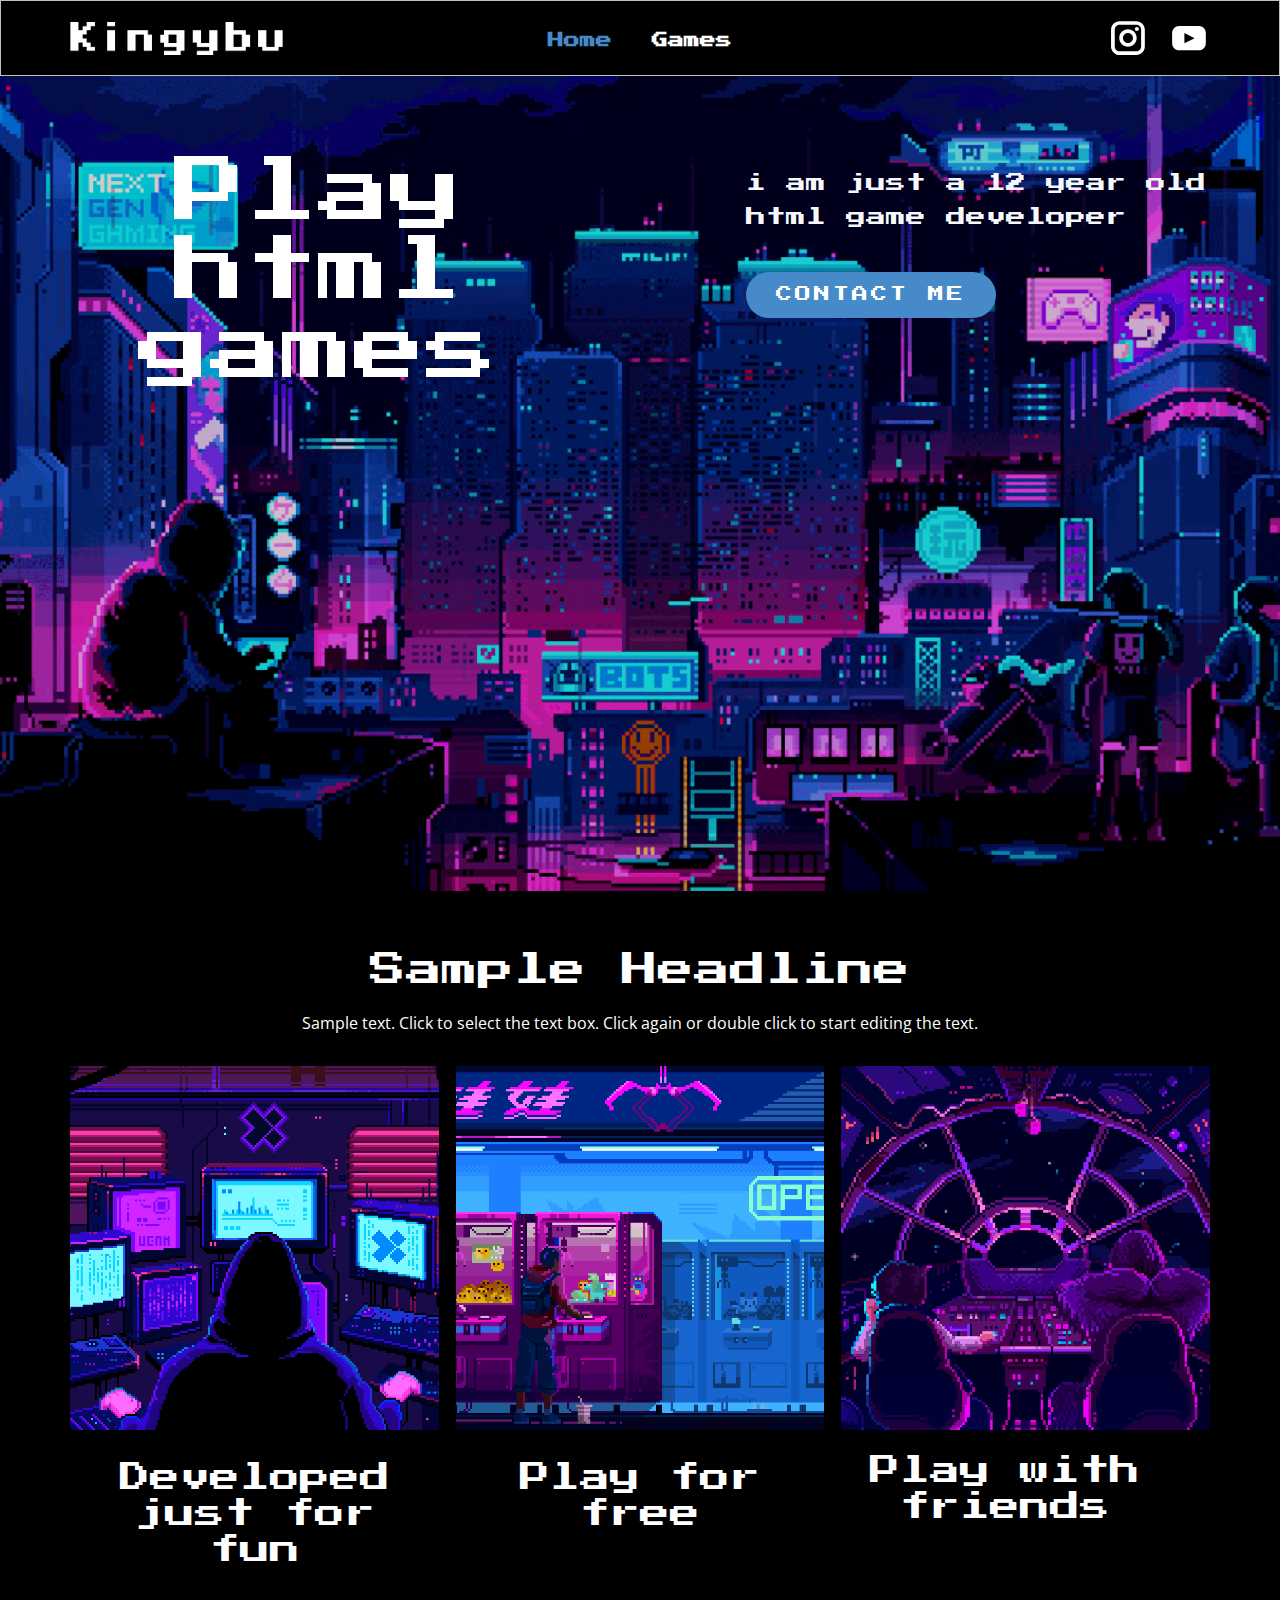
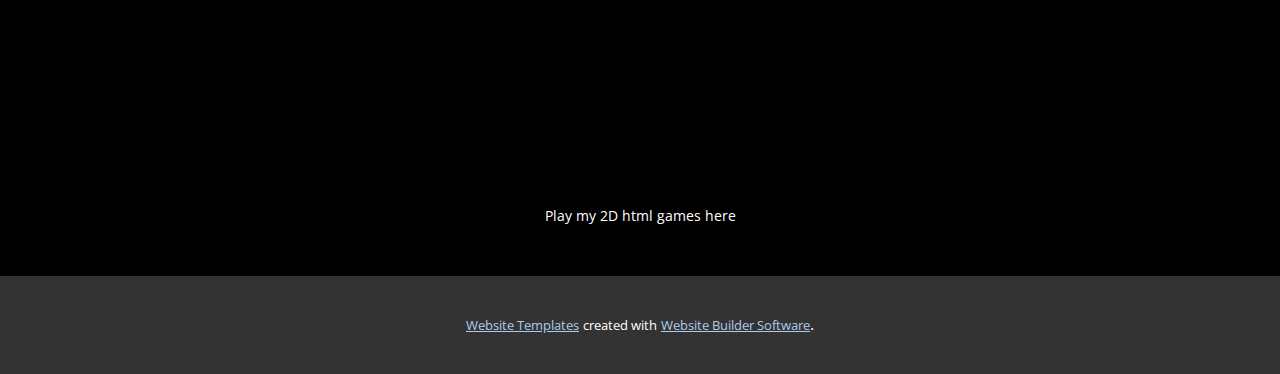
<file: index.html>
<!DOCTYPE html>
<html style="font-size: 16px;">
  <head>
    <meta name="viewport" content="width=device-width, initial-scale=1.0">
    <meta charset="utf-8">
    <meta name="keywords" content="Play html games, Key Features, Sample Headline">
    <meta name="description" content="">
    <meta name="page_type" content="np-template-header-footer-from-plugin">
    <title>Home</title>
    <link rel="stylesheet" href="nicepage.css" media="screen">
<link rel="stylesheet" href="Home.css" media="screen">
    <script class="u-script" type="text/javascript" src="jquery.js" defer=""></script>
    <script class="u-script" type="text/javascript" src="nicepage.js" defer=""></script>
    <meta name="generator" content="Nicepage 3.2.3, nicepage.com">
    <link id="u-theme-google-font" rel="stylesheet" href="https://fonts.googleapis.com/css?family=Roboto:100,100i,300,300i,400,400i,500,500i,700,700i,900,900i|Open+Sans:300,300i,400,400i,600,600i,700,700i,800,800i">
    <link id="u-page-google-font" rel="stylesheet" href="https://fonts.googleapis.com/css?family=Press+Start+2P:400">
    
    
    
    <script type="application/ld+json">{
		"@context": "http://schema.org",
		"@type": "Organization",
		"name": "",
		"url": "index.html",
		"logo": "images/kingybuw.png",
		"sameAs": [
				"#"
		]
}</script>
    <meta property="og:title" content="Home">
    <meta property="og:type" content="website">
    <meta name="theme-color" content="#478ac9">
    <link rel="canonical" href="index.html">
    <meta property="og:url" content="index.html">
  </head>
  <body data-home-page="Home.html" data-home-page-title="Home" class="u-body"><header class="u-align-center-xs u-black u-border-1 u-border-grey-25 u-clearfix u-header u-header" id="sec-7e90"><div class="u-clearfix u-sheet u-sheet-1">
        <a href="https://nicepage.com" class="u-image u-logo u-image-1" title="Home">
          <img src="images/kingybuw.png" class="u-logo-image u-logo-image-1" data-image-width="213.3336">
        </a>
        <nav class="u-align-left u-menu u-menu-dropdown u-nav-spacing-25 u-offcanvas u-menu-1">
          <div class="menu-collapse u-custom-font" style="font-family: &quot;Press Start 2P&quot;; font-size: 1rem; letter-spacing: 0px; font-weight: 700;">
            <a class="u-button-style u-custom-left-right-menu-spacing u-custom-padding-bottom u-custom-text-active-color u-custom-text-hover-color u-custom-top-bottom-menu-spacing u-nav-link u-text-white" href="#" style="padding: 4px 0px; font-size: calc(1em + 8px);">
              <svg class="u-svg-link" preserveAspectRatio="xMidYMin slice" viewBox="0 0 302 302" style=""><use xmlns:xlink="http://www.w3.org/1999/xlink" xlink:href="#svg-7b92"></use></svg>
              <svg xmlns="http://www.w3.org/2000/svg" xmlns:xlink="http://www.w3.org/1999/xlink" version="1.1" id="svg-7b92" x="0px" y="0px" viewBox="0 0 302 302" style="enable-background:new 0 0 302 302;" xml:space="preserve" class="u-svg-content"><g><rect y="36" width="302" height="30"></rect><rect y="236" width="302" height="30"></rect><rect y="136" width="302" height="30"></rect>
</g><g></g><g></g><g></g><g></g><g></g><g></g><g></g><g></g><g></g><g></g><g></g><g></g><g></g><g></g><g></g></svg>
            </a>
          </div>
          <div class="u-custom-menu u-nav-container">
            <ul class="u-custom-font u-nav u-spacing-20 u-unstyled u-nav-1"><li class="u-nav-item"><a class="u-button-style u-nav-link u-text-active-palette-1-base u-text-white" href="Home.html" style="padding: 10px;">Home</a>
</li><li class="u-nav-item"><a class="u-button-style u-nav-link u-text-active-palette-1-base u-text-white" href="Seite-2.html" style="padding: 10px;">Games</a>
</li></ul>
          </div>
          <div class="u-custom-menu u-nav-container-collapse">
            <div class="u-align-center u-black u-container-style u-inner-container-layout u-opacity u-opacity-95 u-sidenav">
              <div class="u-sidenav-overflow">
                <div class="u-menu-close"></div>
                <ul class="u-align-center u-nav u-popupmenu-items u-unstyled u-nav-2"><li class="u-nav-item"><a class="u-button-style u-nav-link" href="Home.html">Home</a>
</li><li class="u-nav-item"><a class="u-button-style u-nav-link" href="Seite-2.html">Games</a>
</li></ul>
              </div>
            </div>
            <div class="u-black u-menu-overlay u-opacity u-opacity-70"></div>
          </div>
        </nav>
        <div class="u-social-icons u-spacing-19 u-text-body-alt-color u-social-icons-1">
          <a class="u-social-url" target="_blank" href=""><span class="u-icon u-icon-circle u-social-instagram u-social-type-logo u-icon-1"><svg class="u-svg-link" preserveAspectRatio="xMidYMin slice" viewBox="0 0 112 112" style=""><use xmlns:xlink="http://www.w3.org/1999/xlink" xlink:href="#svg-2a57"></use></svg><svg xmlns="http://www.w3.org/2000/svg" xmlns:xlink="http://www.w3.org/1999/xlink" version="1.1" xml:space="preserve" class="u-svg-content" viewBox="0 0 112 112" x="0px" y="0px" id="svg-2a57"><path d="M55.9,32.9c-12.8,0-23.2,10.4-23.2,23.2s10.4,23.2,23.2,23.2s23.2-10.4,23.2-23.2S68.7,32.9,55.9,32.9z M55.9,69.4c-7.4,0-13.3-6-13.3-13.3c-0.1-7.4,6-13.3,13.3-13.3s13.3,6,13.3,13.3C69.3,63.5,63.3,69.4,55.9,69.4z"></path><path d="M79.7,26.8c-3,0-5.4,2.5-5.4,5.4s2.5,5.4,5.4,5.4c3,0,5.4-2.5,5.4-5.4S82.7,26.8,79.7,26.8z"></path><path d="M78.2,11H33.5C21,11,10.8,21.3,10.8,33.7v44.7c0,12.6,10.2,22.8,22.7,22.8h44.7c12.6,0,22.7-10.2,22.7-22.7 V33.7C100.8,21.1,90.6,11,78.2,11z M91,78.4c0,7.1-5.8,12.8-12.8,12.8H33.5c-7.1,0-12.8-5.8-12.8-12.8V33.7 c0-7.1,5.8-12.8,12.8-12.8h44.7c7.1,0,12.8,5.8,12.8,12.8V78.4z"></path></svg></span>
          </a>
          <a class="u-social-url" target="_blank" href="#"><span class="u-icon u-icon-circle u-social-type-logo u-social-youtube u-icon-2"><svg class="u-svg-link" preserveAspectRatio="xMidYMin slice" viewBox="0 0 112 112" style=""><use xmlns:xlink="http://www.w3.org/1999/xlink" xlink:href="#svg-ed78"></use></svg><svg xmlns="http://www.w3.org/2000/svg" xmlns:xlink="http://www.w3.org/1999/xlink" version="1.1" xml:space="preserve" class="u-svg-content" viewBox="0 0 112 112" x="0px" y="0px" id="svg-ed78"><path d="M82.3,24H29.7C19.3,24,11,32.5,11,43v26.7c0,10.5,8.3,19,18.7,19h52.5c10.3,0,18.7-8.5,18.7-19V43 C101,32.5,92.7,24,82.3,24L82.3,24z M69.7,57.6L45.1,69.5c-0.7,0.2-1.4-0.2-1.4-0.8V44.1c0-0.7,0.8-1.3,1.4-0.8l24.6,12.6 C70.4,56.2,70.4,57.3,69.7,57.6L69.7,57.6z"></path></svg></span>
          </a>
        </div>
      </div></header>
    <section class="u-clearfix u-image u-shading u-section-1" id="carousel_1958">
      <div class="u-clearfix u-sheet u-sheet-1">
        <div class="u-clearfix u-expanded-width u-gutter-0 u-layout-spacing-vertical u-layout-wrap u-layout-wrap-1">
          <div class="u-gutter-0 u-layout">
            <div class="u-layout-row">
              <div class="u-size-34-lg u-size-34-xl u-size-35-md u-size-35-sm u-size-35-xs">
                <div class="u-layout-col">
                  <div class="u-container-style u-layout-cell u-left-cell u-size-30 u-layout-cell-1">
                    <div class="u-container-layout u-container-layout-1">
                      <h1 class="u-align-center u-custom-font u-text u-title u-text-1">Play html games</h1>
                    </div>
                  </div>
                  <div class="u-align-left u-container-style u-layout-cell u-left-cell u-size-30 u-layout-cell-2">
                    <div class="u-container-layout u-container-layout-2"></div>
                  </div>
                </div>
              </div>
              <div class="u-size-25-md u-size-25-sm u-size-25-xs u-size-26-lg u-size-26-xl">
                <div class="u-layout-row">
                  <div class="u-align-left u-container-style u-layout-cell u-right-cell u-size-60 u-layout-cell-3">
                    <div class="u-container-layout u-container-layout-3">
                      <p class="u-custom-font u-text u-text-palette-5-light-3 u-text-2">i am just a 12 year old html game developer<br>
                      </p>
                      <a href="mailto:felix.amadeus.wendt@gmail.com" class="u-btn u-btn-round u-button-style u-custom-font u-palette-1-base u-radius-50 u-btn-1">Contact me</a>
                    </div>
                  </div>
                </div>
              </div>
            </div>
          </div>
        </div>
      </div>
    </section>
    <section class="u-align-center u-black u-clearfix u-section-2" src="" id="sec-cd96">
      <div class="u-clearfix u-sheet u-sheet-1">
        <h2 class="u-custom-font u-text u-text-1">Sample Headline</h2>
        <p class="u-text u-text-2">Sample text. Click to select the text box. Click again or double click to start editing the text.</p>
        <div class="u-expanded-width u-gallery u-layout-grid u-lightbox u-show-text-on-hover u-gallery-1">
          <div class="u-gallery-inner u-gallery-inner-1">
            <div class="u-effect-fade u-gallery-item">
              <div class="u-back-slide">
                <img class="u-back-image u-expanded" src="images/programmer.gif">
              </div>
              <div class="u-over-slide u-shading u-over-slide-1">
                <h3 class="u-gallery-heading"></h3>
                <p class="u-gallery-text"></p>
              </div>
            </div>
            <div class="u-effect-fade u-gallery-item">
              <div class="u-back-slide">
                <img class="u-back-image u-expanded" src="images/Play.gif">
              </div>
              <div class="u-over-slide u-shading u-over-slide-2">
                <h3 class="u-gallery-heading"></h3>
                <p class="u-gallery-text"></p>
              </div>
            </div>
            <div class="u-effect-fade u-gallery-item">
              <div class="u-back-slide">
                <img class="u-back-image u-expanded" src="images/playtogehter.gif">
              </div>
              <div class="u-over-slide u-shading u-over-slide-3">
                <h3 class="u-gallery-heading"></h3>
                <p class="u-gallery-text"></p>
              </div>
            </div>
          </div>
        </div>
        <h3 class="u-custom-font u-text u-text-3">Developed just for fun</h3>
        <h3 class="u-custom-font u-text u-text-4">Play for free</h3>
        <h3 class="u-custom-font u-text u-text-5">Play with friends</h3>
      </div>
    </section>
    
    
    <footer class="u-align-center u-black u-clearfix u-footer u-footer" id="sec-511f"><div class="u-clearfix u-sheet u-sheet-1">
        <p class="u-small-text u-text u-text-variant u-text-1">Play my 2D html games here</p>
      </div></footer>
    <section class="u-backlink u-clearfix u-grey-80">
      <a class="u-link" href="https://nicepage.com/website-templates" target="_blank">
        <span>Website Templates</span>
      </a>
      <p class="u-text">
        <span>created with</span>
      </p>
      <a class="u-link" href="https://nicepage.com/" target="_blank">
        <span>Website Builder Software</span>
      </a>. 
    </section>
  </body>
</html>
</file>
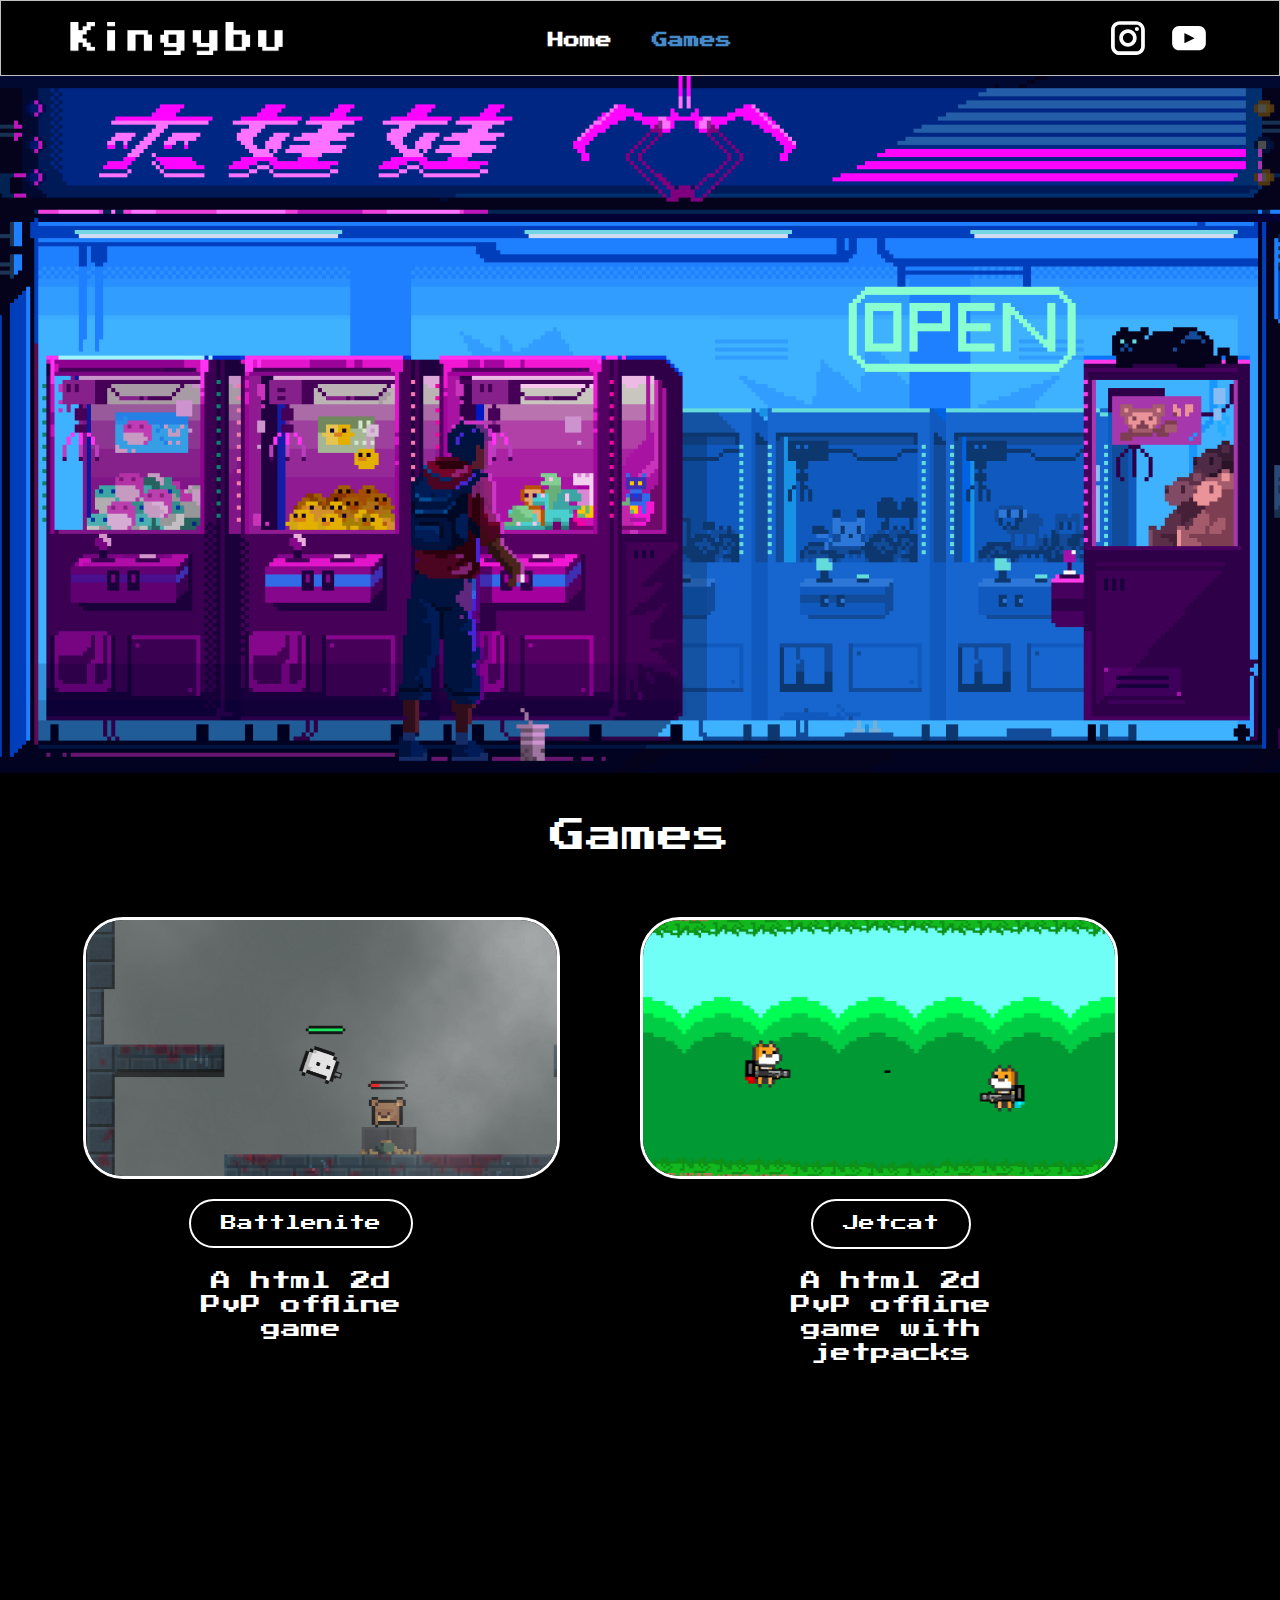
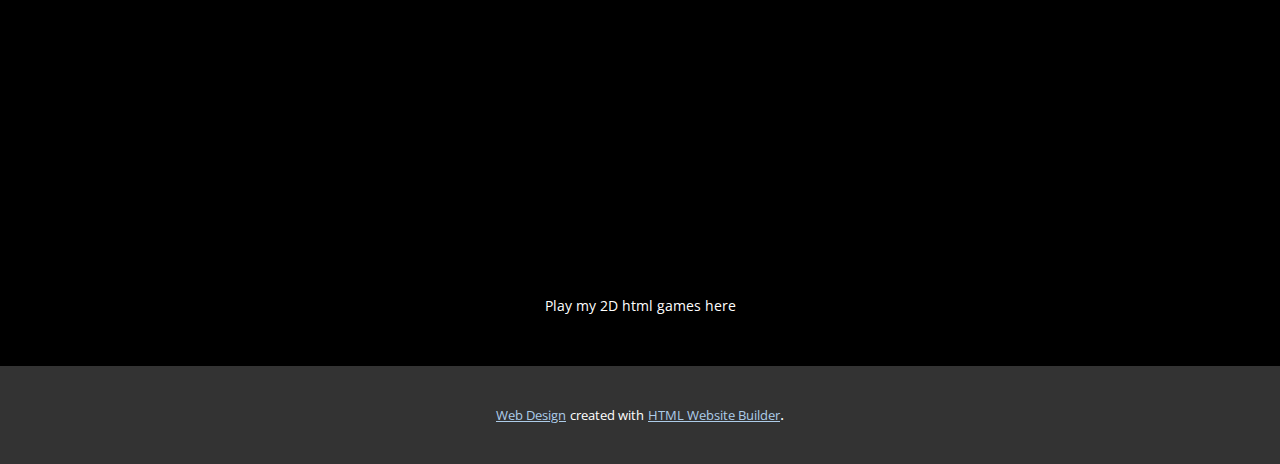
<file: Games.html>
<!DOCTYPE html>
<html style="font-size: 16px;">
  <head>
    <meta name="viewport" content="width=device-width, initial-scale=1.0">
    <meta charset="utf-8">
    <meta name="keywords" content="INTUITIVE">
    <meta name="description" content="">
    <meta name="page_type" content="np-template-header-footer-from-plugin">
    <title>Games</title>
    <link rel="stylesheet" href="nicepage.css" media="screen">
<link rel="stylesheet" href="Games.css" media="screen">
    <script class="u-script" type="text/javascript" src="jquery.js" defer=""></script>
    <script class="u-script" type="text/javascript" src="nicepage.js" defer=""></script>
    <meta name="generator" content="Nicepage 3.2.3, nicepage.com">
    <link id="u-theme-google-font" rel="stylesheet" href="https://fonts.googleapis.com/css?family=Roboto:100,100i,300,300i,400,400i,500,500i,700,700i,900,900i|Open+Sans:300,300i,400,400i,600,600i,700,700i,800,800i">
    <link id="u-page-google-font" rel="stylesheet" href="https://fonts.googleapis.com/css?family=Press+Start+2P:400">
    
    
    
    <script type="application/ld+json">{
		"@context": "http://schema.org",
		"@type": "Organization",
		"name": "",
		"url": "index.html",
		"logo": "images/kingybuw.png",
		"sameAs": [
				"#"
		]
}</script>
    <meta property="og:title" content="Games">
    <meta property="og:type" content="website">
    <meta name="theme-color" content="#478ac9">
    <link rel="canonical" href="index.html">
    <meta property="og:url" content="index.html">
  </head>
  <body class="u-body"><header class="u-align-center-xs u-black u-border-1 u-border-grey-25 u-clearfix u-header u-header" id="sec-7e90"><div class="u-clearfix u-sheet u-sheet-1">
        <a href="https://nicepage.com" class="u-image u-logo u-image-1" title="Home">
          <img src="images/kingybuw.png" class="u-logo-image u-logo-image-1" data-image-width="213.3336">
        </a>
        <nav class="u-align-left u-menu u-menu-dropdown u-nav-spacing-25 u-offcanvas u-menu-1">
          <div class="menu-collapse u-custom-font" style="font-family: &quot;Press Start 2P&quot;; font-size: 1rem; letter-spacing: 0px; font-weight: 700;">
            <a class="u-button-style u-custom-left-right-menu-spacing u-custom-padding-bottom u-custom-text-active-color u-custom-text-hover-color u-custom-top-bottom-menu-spacing u-nav-link u-text-white" href="#" style="padding: 4px 0px; font-size: calc(1em + 8px);">
              <svg class="u-svg-link" preserveAspectRatio="xMidYMin slice" viewBox="0 0 302 302" style=""><use xmlns:xlink="http://www.w3.org/1999/xlink" xlink:href="#svg-7b92"></use></svg>
              <svg xmlns="http://www.w3.org/2000/svg" xmlns:xlink="http://www.w3.org/1999/xlink" version="1.1" id="svg-7b92" x="0px" y="0px" viewBox="0 0 302 302" style="enable-background:new 0 0 302 302;" xml:space="preserve" class="u-svg-content"><g><rect y="36" width="302" height="30"></rect><rect y="236" width="302" height="30"></rect><rect y="136" width="302" height="30"></rect>
</g><g></g><g></g><g></g><g></g><g></g><g></g><g></g><g></g><g></g><g></g><g></g><g></g><g></g><g></g><g></g></svg>
            </a>
          </div>
          <div class="u-custom-menu u-nav-container">
            <ul class="u-custom-font u-nav u-spacing-20 u-unstyled u-nav-1"><li class="u-nav-item"><a class="u-button-style u-nav-link u-text-active-palette-1-base u-text-white" href="Home.html" style="padding: 10px;">Home</a>
</li><li class="u-nav-item"><a class="u-button-style u-nav-link u-text-active-palette-1-base u-text-white" href="Seite-2.html" style="padding: 10px;">Games</a>
</li></ul>
          </div>
          <div class="u-custom-menu u-nav-container-collapse">
            <div class="u-align-center u-black u-container-style u-inner-container-layout u-opacity u-opacity-95 u-sidenav">
              <div class="u-sidenav-overflow">
                <div class="u-menu-close"></div>
                <ul class="u-align-center u-nav u-popupmenu-items u-unstyled u-nav-2"><li class="u-nav-item"><a class="u-button-style u-nav-link" href="Home.html">Home</a>
</li><li class="u-nav-item"><a class="u-button-style u-nav-link" href="Seite-2.html">Games</a>
</li></ul>
              </div>
            </div>
            <div class="u-black u-menu-overlay u-opacity u-opacity-70"></div>
          </div>
        </nav>
        <div class="u-social-icons u-spacing-19 u-text-body-alt-color u-social-icons-1">
          <a class="u-social-url" target="_blank" href=""><span class="u-icon u-icon-circle u-social-instagram u-social-type-logo u-icon-1"><svg class="u-svg-link" preserveAspectRatio="xMidYMin slice" viewBox="0 0 112 112" style=""><use xmlns:xlink="http://www.w3.org/1999/xlink" xlink:href="#svg-2a57"></use></svg><svg xmlns="http://www.w3.org/2000/svg" xmlns:xlink="http://www.w3.org/1999/xlink" version="1.1" xml:space="preserve" class="u-svg-content" viewBox="0 0 112 112" x="0px" y="0px" id="svg-2a57"><path d="M55.9,32.9c-12.8,0-23.2,10.4-23.2,23.2s10.4,23.2,23.2,23.2s23.2-10.4,23.2-23.2S68.7,32.9,55.9,32.9z M55.9,69.4c-7.4,0-13.3-6-13.3-13.3c-0.1-7.4,6-13.3,13.3-13.3s13.3,6,13.3,13.3C69.3,63.5,63.3,69.4,55.9,69.4z"></path><path d="M79.7,26.8c-3,0-5.4,2.5-5.4,5.4s2.5,5.4,5.4,5.4c3,0,5.4-2.5,5.4-5.4S82.7,26.8,79.7,26.8z"></path><path d="M78.2,11H33.5C21,11,10.8,21.3,10.8,33.7v44.7c0,12.6,10.2,22.8,22.7,22.8h44.7c12.6,0,22.7-10.2,22.7-22.7 V33.7C100.8,21.1,90.6,11,78.2,11z M91,78.4c0,7.1-5.8,12.8-12.8,12.8H33.5c-7.1,0-12.8-5.8-12.8-12.8V33.7 c0-7.1,5.8-12.8,12.8-12.8h44.7c7.1,0,12.8,5.8,12.8,12.8V78.4z"></path></svg></span>
          </a>
          <a class="u-social-url" target="_blank" href="#"><span class="u-icon u-icon-circle u-social-type-logo u-social-youtube u-icon-2"><svg class="u-svg-link" preserveAspectRatio="xMidYMin slice" viewBox="0 0 112 112" style=""><use xmlns:xlink="http://www.w3.org/1999/xlink" xlink:href="#svg-ed78"></use></svg><svg xmlns="http://www.w3.org/2000/svg" xmlns:xlink="http://www.w3.org/1999/xlink" version="1.1" xml:space="preserve" class="u-svg-content" viewBox="0 0 112 112" x="0px" y="0px" id="svg-ed78"><path d="M82.3,24H29.7C19.3,24,11,32.5,11,43v26.7c0,10.5,8.3,19,18.7,19h52.5c10.3,0,18.7-8.5,18.7-19V43 C101,32.5,92.7,24,82.3,24L82.3,24z M69.7,57.6L45.1,69.5c-0.7,0.2-1.4-0.2-1.4-0.8V44.1c0-0.7,0.8-1.3,1.4-0.8l24.6,12.6 C70.4,56.2,70.4,57.3,69.7,57.6L69.7,57.6z"></path></svg></span>
          </a>
        </div>
      </div></header>
    <section class="u-clearfix u-image u-section-1" id="sec-4f5d" data-image-width="1340" data-image-height="688">
      <div class="u-clearfix u-sheet u-sheet-1"></div>
    </section>
    <section class="u-black u-clearfix u-section-2" id="sec-324d">
      <div class="u-clearfix u-sheet u-sheet-1">
        <h2 class="u-custom-font u-text u-text-default u-text-1">Games</h2>
        <img src="images/battlenitePixelonScratch-GoogleChrome19.12.202015_00_44.png" alt="" class="u-border-3 u-border-white u-image u-image-round u-radius-40 u-image-1" data-image-width="920" data-image-height="505">
        <img src="images/JetcatonScratch-GoogleChrome19.12.202016_21_171.png" alt="" class="u-border-3 u-border-white u-image u-image-round u-radius-40 u-image-2" data-image-width="1106" data-image-height="793">
        <a href="https://kingybu.github.io/battlenite.html" class="u-black u-border-2 u-border-white u-btn u-btn-round u-button-style u-custom-font u-radius-35 u-btn-1" target="_blank">Battlenite</a>
        <a href="https://kingybu.github.io/jetcat.html" class="u-black u-border-2 u-border-white u-btn u-btn-round u-button-style u-custom-font u-radius-35 u-btn-2" target="_blank">Jetcat</a>
        <h5 class="u-align-center u-custom-font u-text u-text-2">A html 2d PvP offline game</h5>
        <h5 class="u-align-center u-custom-font u-text u-text-3">A html 2d PvP offline game with jetpacks<br>
        </h5>
      </div>
    </section>
    
    
    <footer class="u-align-center u-black u-clearfix u-footer u-footer" id="sec-511f"><div class="u-clearfix u-sheet u-sheet-1">
        <p class="u-small-text u-text u-text-variant u-text-1">Play my 2D html games here</p>
      </div></footer>
    <section class="u-backlink u-clearfix u-grey-80">
      <a class="u-link" href="https://nicepage.com/web-design" target="_blank">
        <span>Web Design</span>
      </a>
      <p class="u-text">
        <span>created with</span>
      </p>
      <a class="u-link" href="https://nicepage.com/html-website-builder" target="_blank">
        <span>HTML Website Builder</span>
      </a>. 
    </section>
  </body>
</html>
</file>
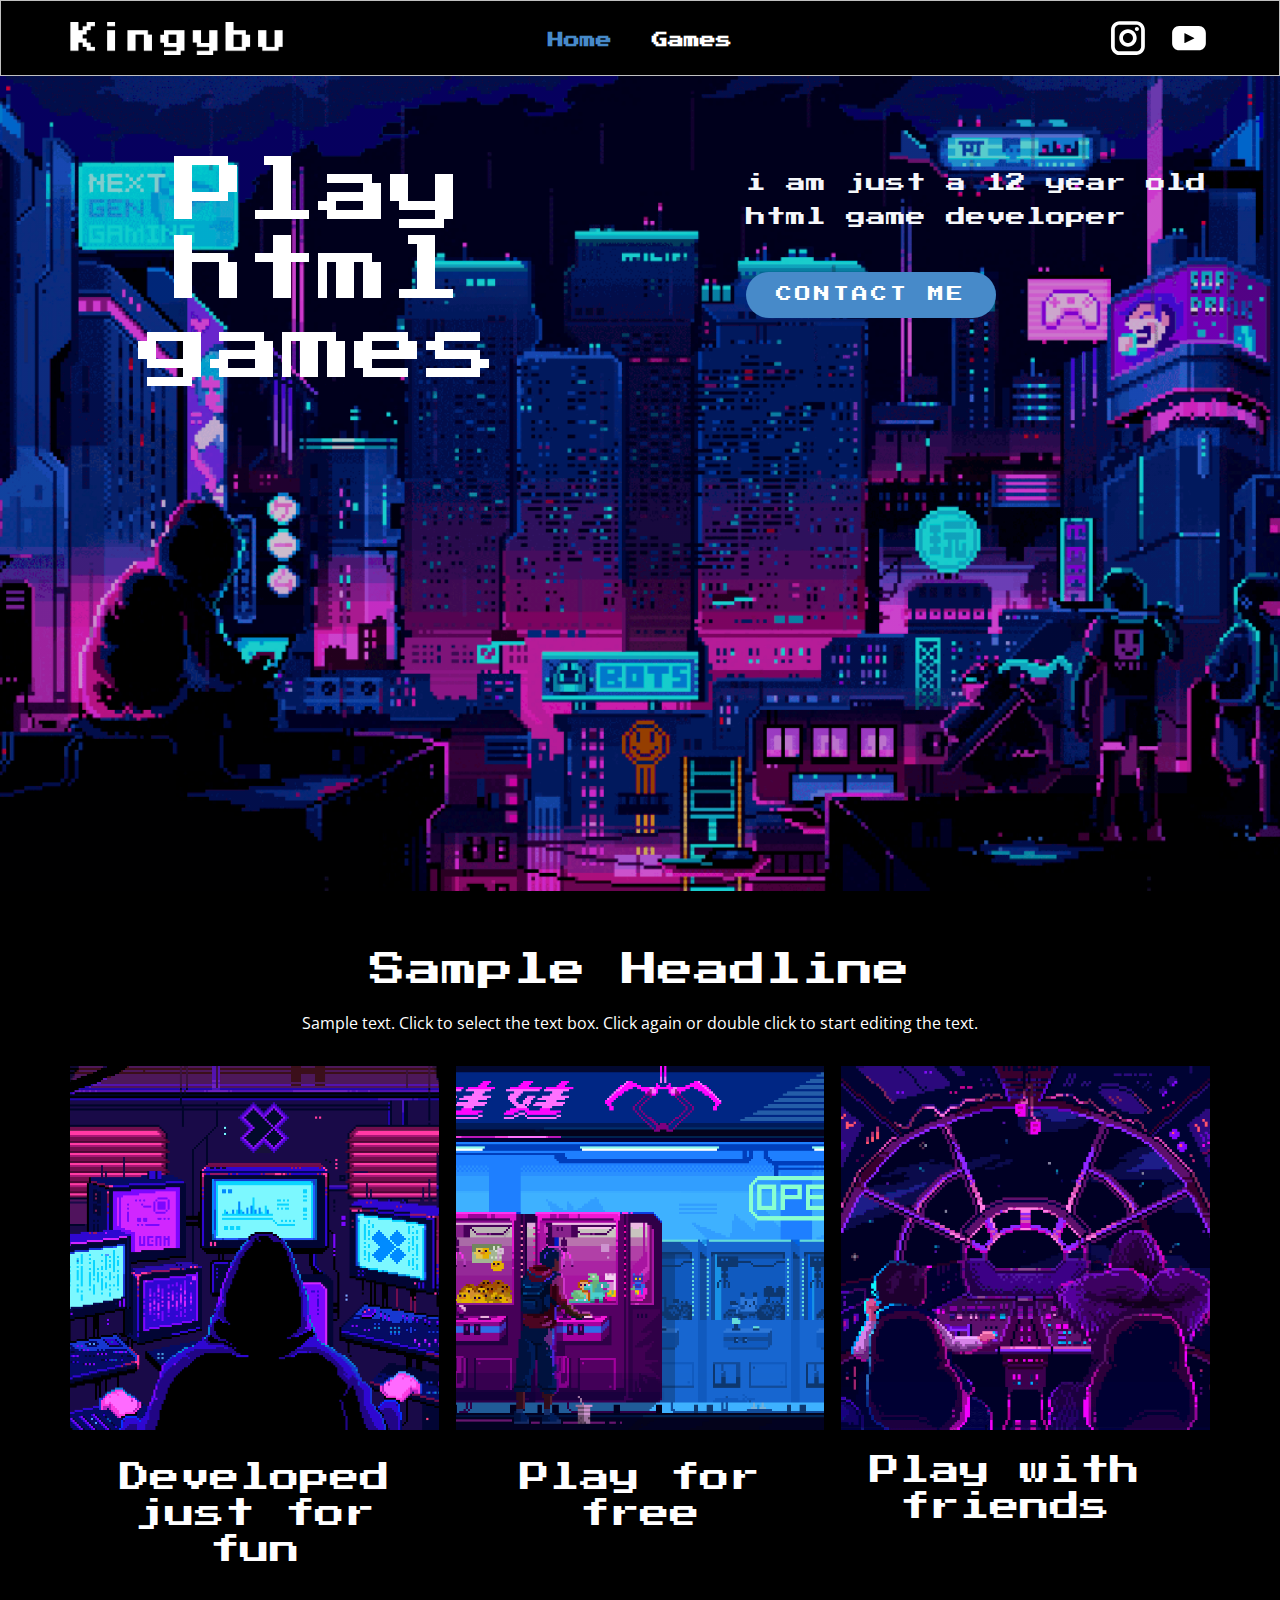
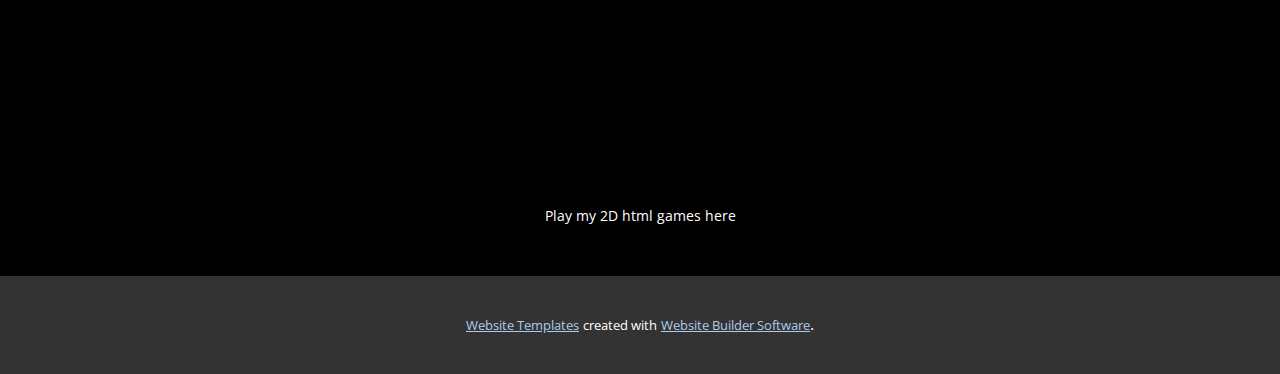
<file: Home.html>
<!DOCTYPE html>
<html style="font-size: 16px;">
  <head>
    <meta name="viewport" content="width=device-width, initial-scale=1.0">
    <meta charset="utf-8">
    <meta name="keywords" content="Play html games, Key Features, Sample Headline">
    <meta name="description" content="">
    <meta name="page_type" content="np-template-header-footer-from-plugin">
    <title>Home</title>
    <link rel="stylesheet" href="nicepage.css" media="screen">
<link rel="stylesheet" href="Home.css" media="screen">
    <script class="u-script" type="text/javascript" src="jquery.js" defer=""></script>
    <script class="u-script" type="text/javascript" src="nicepage.js" defer=""></script>
    <meta name="generator" content="Nicepage 3.2.3, nicepage.com">
    <link id="u-theme-google-font" rel="stylesheet" href="https://fonts.googleapis.com/css?family=Roboto:100,100i,300,300i,400,400i,500,500i,700,700i,900,900i|Open+Sans:300,300i,400,400i,600,600i,700,700i,800,800i">
    <link id="u-page-google-font" rel="stylesheet" href="https://fonts.googleapis.com/css?family=Press+Start+2P:400">
    
    
    
    <script type="application/ld+json">{
		"@context": "http://schema.org",
		"@type": "Organization",
		"name": "",
		"url": "index.html",
		"logo": "images/kingybuw.png",
		"sameAs": [
				"#"
		]
}</script>
    <meta property="og:title" content="Home">
    <meta property="og:type" content="website">
    <meta name="theme-color" content="#478ac9">
    <link rel="canonical" href="index.html">
    <meta property="og:url" content="index.html">
  </head>
  <body class="u-body"><header class="u-align-center-xs u-black u-border-1 u-border-grey-25 u-clearfix u-header u-header" id="sec-7e90"><div class="u-clearfix u-sheet u-sheet-1">
        <a href="https://nicepage.com" class="u-image u-logo u-image-1" title="Home">
          <img src="images/kingybuw.png" class="u-logo-image u-logo-image-1" data-image-width="213.3336">
        </a>
        <nav class="u-align-left u-menu u-menu-dropdown u-nav-spacing-25 u-offcanvas u-menu-1">
          <div class="menu-collapse u-custom-font" style="font-family: &quot;Press Start 2P&quot;; font-size: 1rem; letter-spacing: 0px; font-weight: 700;">
            <a class="u-button-style u-custom-left-right-menu-spacing u-custom-padding-bottom u-custom-text-active-color u-custom-text-hover-color u-custom-top-bottom-menu-spacing u-nav-link u-text-white" href="#" style="padding: 4px 0px; font-size: calc(1em + 8px);">
              <svg class="u-svg-link" preserveAspectRatio="xMidYMin slice" viewBox="0 0 302 302" style=""><use xmlns:xlink="http://www.w3.org/1999/xlink" xlink:href="#svg-7b92"></use></svg>
              <svg xmlns="http://www.w3.org/2000/svg" xmlns:xlink="http://www.w3.org/1999/xlink" version="1.1" id="svg-7b92" x="0px" y="0px" viewBox="0 0 302 302" style="enable-background:new 0 0 302 302;" xml:space="preserve" class="u-svg-content"><g><rect y="36" width="302" height="30"></rect><rect y="236" width="302" height="30"></rect><rect y="136" width="302" height="30"></rect>
</g><g></g><g></g><g></g><g></g><g></g><g></g><g></g><g></g><g></g><g></g><g></g><g></g><g></g><g></g><g></g></svg>
            </a>
          </div>
          <div class="u-custom-menu u-nav-container">
            <ul class="u-custom-font u-nav u-spacing-20 u-unstyled u-nav-1"><li class="u-nav-item"><a class="u-button-style u-nav-link u-text-active-palette-1-base u-text-white" href="Home.html" style="padding: 10px;">Home</a>
</li><li class="u-nav-item"><a class="u-button-style u-nav-link u-text-active-palette-1-base u-text-white" href="Games.html" style="padding: 10px;">Games</a>
</li></ul>
          </div>
          <div class="u-custom-menu u-nav-container-collapse">
            <div class="u-align-center u-black u-container-style u-inner-container-layout u-opacity u-opacity-95 u-sidenav">
              <div class="u-sidenav-overflow">
                <div class="u-menu-close"></div>
                <ul class="u-align-center u-nav u-popupmenu-items u-unstyled u-nav-2"><li class="u-nav-item"><a class="u-button-style u-nav-link" href="Home.html">Home</a>
</li><li class="u-nav-item"><a class="u-button-style u-nav-link" href="Games.html">Games</a>
</li></ul>
              </div>
            </div>
            <div class="u-black u-menu-overlay u-opacity u-opacity-70"></div>
          </div>
        </nav>
        <div class="u-social-icons u-spacing-19 u-text-body-alt-color u-social-icons-1">
          <a class="u-social-url" target="_blank" href=""><span class="u-icon u-icon-circle u-social-instagram u-social-type-logo u-icon-1"><svg class="u-svg-link" preserveAspectRatio="xMidYMin slice" viewBox="0 0 112 112" style=""><use xmlns:xlink="http://www.w3.org/1999/xlink" xlink:href="#svg-2a57"></use></svg><svg xmlns="http://www.w3.org/2000/svg" xmlns:xlink="http://www.w3.org/1999/xlink" version="1.1" xml:space="preserve" class="u-svg-content" viewBox="0 0 112 112" x="0px" y="0px" id="svg-2a57"><path d="M55.9,32.9c-12.8,0-23.2,10.4-23.2,23.2s10.4,23.2,23.2,23.2s23.2-10.4,23.2-23.2S68.7,32.9,55.9,32.9z M55.9,69.4c-7.4,0-13.3-6-13.3-13.3c-0.1-7.4,6-13.3,13.3-13.3s13.3,6,13.3,13.3C69.3,63.5,63.3,69.4,55.9,69.4z"></path><path d="M79.7,26.8c-3,0-5.4,2.5-5.4,5.4s2.5,5.4,5.4,5.4c3,0,5.4-2.5,5.4-5.4S82.7,26.8,79.7,26.8z"></path><path d="M78.2,11H33.5C21,11,10.8,21.3,10.8,33.7v44.7c0,12.6,10.2,22.8,22.7,22.8h44.7c12.6,0,22.7-10.2,22.7-22.7 V33.7C100.8,21.1,90.6,11,78.2,11z M91,78.4c0,7.1-5.8,12.8-12.8,12.8H33.5c-7.1,0-12.8-5.8-12.8-12.8V33.7 c0-7.1,5.8-12.8,12.8-12.8h44.7c7.1,0,12.8,5.8,12.8,12.8V78.4z"></path></svg></span>
          </a>
          <a class="u-social-url" target="_blank" href="#"><span class="u-icon u-icon-circle u-social-type-logo u-social-youtube u-icon-2"><svg class="u-svg-link" preserveAspectRatio="xMidYMin slice" viewBox="0 0 112 112" style=""><use xmlns:xlink="http://www.w3.org/1999/xlink" xlink:href="#svg-ed78"></use></svg><svg xmlns="http://www.w3.org/2000/svg" xmlns:xlink="http://www.w3.org/1999/xlink" version="1.1" xml:space="preserve" class="u-svg-content" viewBox="0 0 112 112" x="0px" y="0px" id="svg-ed78"><path d="M82.3,24H29.7C19.3,24,11,32.5,11,43v26.7c0,10.5,8.3,19,18.7,19h52.5c10.3,0,18.7-8.5,18.7-19V43 C101,32.5,92.7,24,82.3,24L82.3,24z M69.7,57.6L45.1,69.5c-0.7,0.2-1.4-0.2-1.4-0.8V44.1c0-0.7,0.8-1.3,1.4-0.8l24.6,12.6 C70.4,56.2,70.4,57.3,69.7,57.6L69.7,57.6z"></path></svg></span>
          </a>
        </div>
      </div></header>
    <section class="u-clearfix u-image u-shading u-section-1" id="carousel_1958">
      <div class="u-clearfix u-sheet u-sheet-1">
        <div class="u-clearfix u-expanded-width u-gutter-0 u-layout-spacing-vertical u-layout-wrap u-layout-wrap-1">
          <div class="u-gutter-0 u-layout">
            <div class="u-layout-row">
              <div class="u-size-34-lg u-size-34-xl u-size-35-md u-size-35-sm u-size-35-xs">
                <div class="u-layout-col">
                  <div class="u-container-style u-layout-cell u-left-cell u-size-30 u-layout-cell-1">
                    <div class="u-container-layout u-container-layout-1">
                      <h1 class="u-align-center u-custom-font u-text u-title u-text-1">Play html games</h1>
                    </div>
                  </div>
                  <div class="u-align-left u-container-style u-layout-cell u-left-cell u-size-30 u-layout-cell-2">
                    <div class="u-container-layout u-container-layout-2"></div>
                  </div>
                </div>
              </div>
              <div class="u-size-25-md u-size-25-sm u-size-25-xs u-size-26-lg u-size-26-xl">
                <div class="u-layout-row">
                  <div class="u-align-left u-container-style u-layout-cell u-right-cell u-size-60 u-layout-cell-3">
                    <div class="u-container-layout u-container-layout-3">
                      <p class="u-custom-font u-text u-text-palette-5-light-3 u-text-2">i am just a 12 year old html game developer<br>
                      </p>
                      <a href="mailto:felix.amadeus.wendt@gmail.com" class="u-btn u-btn-round u-button-style u-custom-font u-palette-1-base u-radius-50 u-btn-1">Contact me</a>
                    </div>
                  </div>
                </div>
              </div>
            </div>
          </div>
        </div>
      </div>
    </section>
    <section class="u-align-center u-black u-clearfix u-section-2" src="" id="sec-cd96">
      <div class="u-clearfix u-sheet u-sheet-1">
        <h2 class="u-custom-font u-text u-text-1">Sample Headline</h2>
        <p class="u-text u-text-2">Sample text. Click to select the text box. Click again or double click to start editing the text.</p>
        <div class="u-expanded-width u-gallery u-layout-grid u-lightbox u-show-text-on-hover u-gallery-1">
          <div class="u-gallery-inner u-gallery-inner-1">
            <div class="u-effect-fade u-gallery-item">
              <div class="u-back-slide">
                <img class="u-back-image u-expanded" src="images/programmer.gif">
              </div>
              <div class="u-over-slide u-shading u-over-slide-1">
                <h3 class="u-gallery-heading"></h3>
                <p class="u-gallery-text"></p>
              </div>
            </div>
            <div class="u-effect-fade u-gallery-item">
              <div class="u-back-slide">
                <img class="u-back-image u-expanded" src="images/Play.gif">
              </div>
              <div class="u-over-slide u-shading u-over-slide-2">
                <h3 class="u-gallery-heading"></h3>
                <p class="u-gallery-text"></p>
              </div>
            </div>
            <div class="u-effect-fade u-gallery-item">
              <div class="u-back-slide">
                <img class="u-back-image u-expanded" src="images/playtogehter.gif">
              </div>
              <div class="u-over-slide u-shading u-over-slide-3">
                <h3 class="u-gallery-heading"></h3>
                <p class="u-gallery-text"></p>
              </div>
            </div>
          </div>
        </div>
        <h3 class="u-custom-font u-text u-text-3">Developed just for fun</h3>
        <h3 class="u-custom-font u-text u-text-4">Play for free</h3>
        <h3 class="u-custom-font u-text u-text-5">Play with friends</h3>
      </div>
    </section>
    
    
    <footer class="u-align-center u-black u-clearfix u-footer u-footer" id="sec-511f"><div class="u-clearfix u-sheet u-sheet-1">
        <p class="u-small-text u-text u-text-variant u-text-1">Play my 2D html games here</p>
      </div></footer>
    <section class="u-backlink u-clearfix u-grey-80">
      <a class="u-link" href="https://nicepage.com/website-templates" target="_blank">
        <span>Website Templates</span>
      </a>
      <p class="u-text">
        <span>created with</span>
      </p>
      <a class="u-link" href="https://nicepage.com/" target="_blank">
        <span>Website Builder Software</span>
      </a>. 
    </section>
  </body>
</html>
</file>
<file: Home.css>
.u-section-1 {
  background-image: linear-gradient(0deg, rgba(0,0,0,0.2), rgba(0,0,0,0.2)), url("images/wallpaper.gif");
  background-position: 50% 50%;
}

.u-section-1 .u-sheet-1 {
  min-height: 815px;
}

.u-section-1 .u-layout-wrap-1 {
  margin: 60px auto 60px 0;
}

.u-section-1 .u-layout-cell-1 {
  min-height: 428px;
}

.u-section-1 .u-container-layout-1 {
  padding: 30px 120px 30px 30px;
}

.u-section-1 .u-text-1 {
  font-family: "Press Start 2P";
  margin: -13px 30px 0 -30px;
}

.u-section-1 .u-layout-cell-2 {
  min-height: 198px;
}

.u-section-1 .u-container-layout-2 {
  padding: 30px;
}

.u-section-1 .u-layout-cell-3 {
  min-height: 556px;
}

.u-section-1 .u-container-layout-3 {
  padding: 30px;
}

.u-section-1 .u-text-2 {
  font-size: 1.25rem;
  line-height: 1.7;
  font-weight: 300;
  font-family: "Press Start 2P";
  margin: 0 -57px 0 0;
}

.u-section-1 .u-btn-1 {
  background-image: none;
  border-style: none;
  text-transform: uppercase;
  letter-spacing: 3px;
  font-family: "Press Start 2P";
  margin: 38px auto 0 0;
}

@media (max-width: 1199px) {
  .u-section-1 .u-sheet-1 {
    min-height: 562px;
  }

  .u-section-1 .u-layout-wrap-1 {
    margin-right: initial;
    margin-left: initial;
  }

  .u-section-1 .u-layout-cell-1 {
    min-height: 353px;
  }

  .u-section-1 .u-container-layout-1 {
    padding-right: 40px;
  }

  .u-section-1 .u-text-1 {
    margin-left: 0;
    margin-right: 0;
    font-weight: normal;
  }

  .u-section-1 .u-layout-cell-2 {
    min-height: 163px;
  }

  .u-section-1 .u-layout-cell-3 {
    min-height: 458px;
  }

  .u-section-1 .u-text-2 {
    margin-right: 0;
  }
}

@media (max-width: 991px) {
  .u-section-1 .u-sheet-1 {
    min-height: 275px;
  }

  .u-section-1 .u-layout-cell-1 {
    min-height: 100px;
  }

  .u-section-1 .u-container-layout-1 {
    padding-right: 30px;
  }

  .u-section-1 .u-layout-cell-2 {
    min-height: 129px;
  }

  .u-section-1 .u-layout-cell-3 {
    min-height: 100px;
  }

  .u-section-1 .u-text-2 {
    font-size: 1.125rem;
  }
}

@media (max-width: 767px) {
  .u-section-1 .u-sheet-1 {
    min-height: 412px;
  }

  .u-section-1 .u-container-layout-1 {
    padding-right: 10px;
    padding-left: 10px;
  }

  .u-section-1 .u-layout-cell-2 {
    min-height: 166px;
  }

  .u-section-1 .u-container-layout-2 {
    padding-left: 10px;
    padding-right: 10px;
  }

  .u-section-1 .u-container-layout-3 {
    padding-left: 10px;
    padding-right: 10px;
  }
}

@media (max-width: 575px) {
  .u-section-1 .u-sheet-1 {
    min-height: 351px;
  }

  .u-section-1 .u-layout-cell-2 {
    min-height: 105px;
  }
}.u-section-2 {
  background-image: none;
}

.u-section-2 .u-sheet-1 {
  min-height: 865px;
}

.u-section-2 .u-text-1 {
  font-family: "Press Start 2P";
  margin: 60px 20px 0;
}

.u-section-2 .u-text-2 {
  margin: 20px 0 0;
}

.u-section-2 .u-gallery-1 {
  height: 364px;
  grid-gap: 17px;
  margin: 30px auto 0;
}

.u-section-2 .u-gallery-inner-1 {
  grid-template-columns: repeat(3, auto);
  grid-gap: 17px;
}

.u-section-2 .u-over-slide-1 {
  background-image: linear-gradient(0deg, rgba(0,0,0,0.2), rgba(0,0,0,0.2));
  padding: 20px;
}

.u-section-2 .u-over-slide-2 {
  background-image: linear-gradient(0deg, rgba(0,0,0,0.2), rgba(0,0,0,0.2));
  padding: 20px;
}

.u-section-2 .u-over-slide-3 {
  background-image: linear-gradient(0deg, rgba(0,0,0,0.2), rgba(0,0,0,0.2));
  padding: 20px;
}

.u-section-2 .u-text-3 {
  font-family: "Press Start 2P";
  margin: 30px 786px 0 15px;
}

.u-section-2 .u-text-4 {
  width: 313px;
  font-family: "Press Start 2P";
  margin: -108px auto 0;
}

.u-section-2 .u-text-5 {
  font-family: "Press Start 2P";
  margin: -79px 68px 60px 798px;
}

@media (max-width: 1199px) {
  .u-section-2 .u-sheet-1 {
    min-height: 801px;
  }

  .u-section-2 .u-text-1 {
    margin-left: 0;
    margin-right: 0;
  }

  .u-section-2 .u-gallery-1 {
    height: 300px;
    grid-template-columns: repeat(3, auto);
    margin-right: initial;
    margin-left: initial;
  }

  .u-section-2 .u-text-3 {
    margin-top: 392px;
    margin-right: 601px;
    margin-left: 14px;
  }

  .u-section-2 .u-text-5 {
    margin-right: 0;
    margin-bottom: 7px;
    margin-left: 666px;
  }
}

@media (max-width: 991px) {
  .u-section-2 .u-sheet-1 {
    min-height: 1190px;
  }

  .u-section-2 .u-gallery-1 {
    height: 689px;
    grid-template-columns: repeat(2, auto);
    margin-right: initial;
    margin-left: initial;
  }

  .u-section-2 .u-gallery-inner-1 {
    grid-template-columns: repeat(2, auto);
  }

  .u-section-2 .u-text-3 {
    margin-right: 381px;
    margin-left: 11px;
  }

  .u-section-2 .u-text-5 {
    margin-left: 446px;
  }
}

@media (max-width: 767px) {
  .u-section-2 .u-sheet-1 {
    min-height: 2051px;
  }

  .u-section-2 .u-gallery-1 {
    height: 1550px;
    grid-template-columns: repeat(1, auto);
    margin-right: initial;
    margin-left: initial;
  }

  .u-section-2 .u-gallery-inner-1 {
    grid-template-columns: repeat(1, auto);
  }

  .u-section-2 .u-text-3 {
    margin-right: 201px;
    margin-left: 8px;
  }

  .u-section-2 .u-text-5 {
    margin-bottom: 0;
    margin-left: 266px;
  }
}

@media (max-width: 575px) {
  .u-section-2 .u-sheet-1 {
    min-height: 1477px;
  }

  .u-section-2 .u-gallery-1 {
    height: 976px;
    margin-right: initial;
    margin-left: initial;
  }

  .u-section-2 .u-text-3 {
    margin-top: 501px;
    margin-right: 1px;
    margin-left: 5px;
  }

  .u-section-2 .u-text-5 {
    margin-bottom: 60px;
    margin-left: 66px;
  }
}
</file>
<file: Games.css>
.u-section-1 {
  background-image: url("images/Play.gif");
}

.u-section-1 .u-sheet-1 {
  min-height: 697px;
}

@media (max-width: 1199px) {
  .u-section-1 .u-sheet-1 {
    min-height: 574px;
  }
}

@media (max-width: 991px) {
  .u-section-1 .u-sheet-1 {
    min-height: 440px;
  }
}

@media (max-width: 767px) {
  .u-section-1 .u-sheet-1 {
    min-height: 330px;
  }
}

@media (max-width: 575px) {
  .u-section-1 .u-sheet-1 {
    min-height: 208px;
  }
}.u-section-2 .u-sheet-1 {
  min-height: 1073px;
}

.u-section-2 .u-text-1 {
  font-weight: 400;
  font-family: "Press Start 2P";
  margin: 44px auto 0;
}

.u-section-2 .u-image-1 {
  width: 477px;
  height: 262px;
  margin: 60px auto 0 13px;
}

.u-section-2 .u-image-2 {
  width: 478px;
  height: 262px;
  margin: -262px 92px 0 auto;
}

.u-section-2 .u-btn-1 {
  font-family: "Press Start 2P";
  border-style: solid;
  background-image: none;
  margin: 20px auto 0 119px;
}

.u-section-2 .u-btn-2 {
  font-family: "Press Start 2P";
  border-style: solid;
  background-image: none;
  margin: -49px 239px 0 auto;
}

.u-section-2 .u-text-2 {
  font-family: "Press Start 2P";
  font-weight: normal;
  margin: 20px 784px 0 106px;
}

.u-section-2 .u-text-3 {
  font-family: "Press Start 2P";
  font-weight: normal;
  margin: -72px 194px 60px 696px;
}

@media (max-width: 1199px) {
  .u-section-2 .u-btn-1 {
    margin-left: 0;
  }

  .u-section-2 .u-btn-2 {
    margin-right: 39px;
  }

  .u-section-2 .u-text-2 {
    margin-right: 684px;
    margin-left: 6px;
  }

  .u-section-2 .u-text-3 {
    margin-right: 94px;
    margin-left: 596px;
  }
}

@media (max-width: 991px) {
  .u-section-2 .u-btn-2 {
    margin-right: 0;
  }

  .u-section-2 .u-text-2 {
    margin-right: 470px;
    margin-left: 0;
  }

  .u-section-2 .u-text-3 {
    margin-right: 0;
    margin-left: 470px;
  }
}

@media (max-width: 767px) {
  .u-section-2 .u-image-2 {
    margin-right: 62px;
  }

  .u-section-2 .u-text-2 {
    margin-right: 290px;
  }

  .u-section-2 .u-text-3 {
    margin-left: 290px;
  }
}

@media (max-width: 575px) {
  .u-section-2 .u-sheet-1 {
    min-height: 922px;
  }

  .u-section-2 .u-image-1 {
    width: 340px;
    height: 187px;
    margin-left: 0;
  }

  .u-section-2 .u-image-2 {
    width: 340px;
    height: 186px;
    margin-top: -269px;
    margin-right: 0;
  }

  .u-section-2 .u-text-2 {
    margin-right: 90px;
  }

  .u-section-2 .u-text-3 {
    margin-left: 90px;
  }
}
</file>
